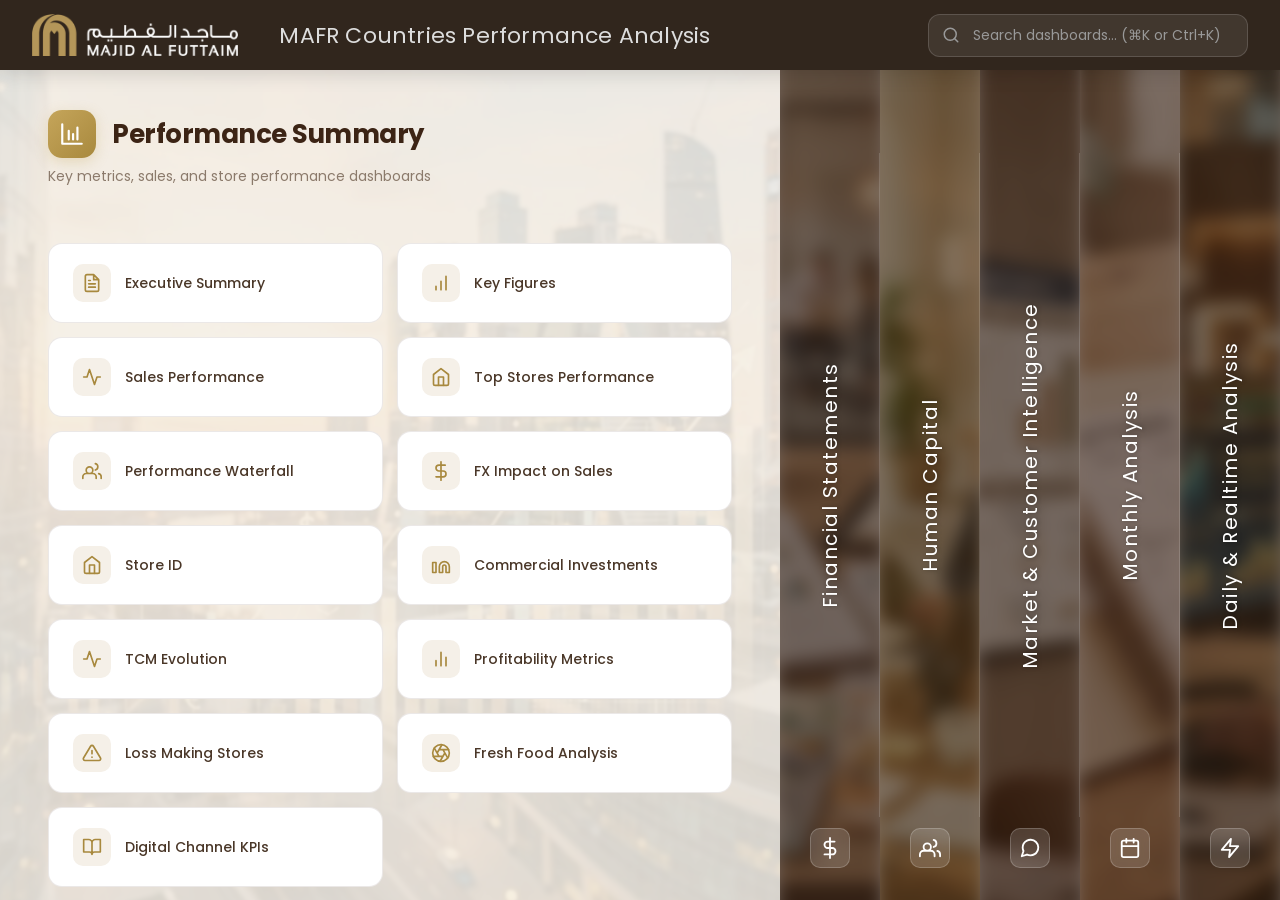
<file: index.html>
<!DOCTYPE html>
<html lang="en">

<head>
  <meta charset="UTF-8">
  <meta name="viewport" content="width=device-width, initial-scale=1.0">
  <title>MAFR Countries Performance Analysis</title>
  <meta name="description" content="MAFR Countries Performance Analysis - Dashboard Navigation Hub">
  <link rel="stylesheet" href="styles.css">
</head>

<body>

  <!-- ===== Header ===== -->
  <header class="header">
    <div class="header-left">
      <img src="img/MAF-logo.png" alt="MAF Logo" class="header-logo">
      <h1 class="header-title">MAFR Countries Performance Analysis</h1>
    </div>
    <div class="search-container">
      <svg class="search-icon" viewBox="0 0 24 24" width="18" height="18" fill="none" stroke="currentColor"
        stroke-width="2" stroke-linecap="round" stroke-linejoin="round">
        <circle cx="11" cy="11" r="8" />
        <line x1="21" y1="21" x2="16.65" y2="16.65" />
      </svg>
      <input type="text" id="searchInput" class="search-input" placeholder="Search dashboards... (⌘K or Ctrl+K)"
        autocomplete="off">
      <button id="searchClear" class="search-clear" aria-label="Clear search">✕</button>
    </div>
  </header>

  <!-- ===== Accordion ===== -->
  <main class="accordion-container">

    <!-- ── Section 1: Performance Summary ── -->
    <div class="accordion-section active" data-section="performance">
      <div class="section-bg" style="background-image: url('img/bg_performance.png')"></div>
      <div class="section-overlay-collapsed"></div>
      <div class="section-overlay-active"></div>

      <div class="collapsed-content">
        <div class="collapsed-icon">
          <svg viewBox="0 0 24 24">
            <path d="M3 3v18h18M9 17V9m4 8v-5m4 5V6" />
          </svg>
        </div>
        <span class="collapsed-title">Performance Summary</span>
      </div>

      <div class="expanded-content">
        <div class="section-header">
          <div class="section-icon">
            <svg viewBox="0 0 24 24">
              <path d="M3 3v18h18M9 17V9m4 8v-5m4 5V6" />
            </svg>
          </div>
          <h2 class="section-title">Performance Summary</h2>
        </div>
        <p class="section-subtitle">Key metrics, sales, and store performance dashboards</p>
        <div class="section-divider"></div>
        <div class="cards-grid">
          <a href="#" class="dashboard-card">
            <div class="card-icon"><svg viewBox="0 0 24 24">
                <path
                  d="M14 2H6a2 2 0 0 0-2 2v16a2 2 0 0 0 2 2h12a2 2 0 0 0 2-2V8l-6-6zM14 2v6h6M16 13H8m8 4H8m2-8H8" />
              </svg></div><span class="card-title">Executive Summary</span><span class="card-arrow"><img src="img/arrow.svg"
                alt=""></span>
          </a>
          <a href="#" class="dashboard-card">
            <div class="card-icon"><svg viewBox="0 0 24 24">
                <path d="M12 20V10m6 10V4M6 20v-4" />
              </svg></div><span class="card-title">Key Figures</span><span class="card-arrow"><img src="img/arrow.svg"
                alt=""></span>
          </a>
          <a href="#" class="dashboard-card">
            <div class="card-icon"><svg viewBox="0 0 24 24">
                <path d="M22 12h-4l-3 9L9 3l-3 9H2" />
              </svg></div><span class="card-title">Sales Performance</span><span class="card-arrow"><img src="img/arrow.svg"
                alt=""></span>
          </a>
          <a href="#" class="dashboard-card">
            <div class="card-icon"><svg viewBox="0 0 24 24">
                <path d="M3 9l9-7 9 7v11a2 2 0 0 1-2 2H5a2 2 0 0 1-2-2z" />
                <polyline points="9 22 9 12 15 12 15 22" />
              </svg></div><span class="card-title">Top Stores Performance</span><span class="card-arrow"><img
                src="img/arrow.svg" alt=""></span>
          </a>
          <a href="#" class="dashboard-card">
            <div class="card-icon"><svg viewBox="0 0 24 24">
                <path
                  d="M17 21v-2a4 4 0 0 0-4-4H5a4 4 0 0 0-4 4v2M23 21v-2a4 4 0 0 0-3-3.87M16 3.13a4 4 0 0 1 0 7.75M9 7a4 4 0 1 0 0 8 4 4 0 0 0 0-8z" />
              </svg></div><span class="card-title">Performance Waterfall</span><span class="card-arrow"><img
                src="img/arrow.svg" alt=""></span>
          </a>
          <a href="#" class="dashboard-card">
            <div class="card-icon"><svg viewBox="0 0 24 24">
                <path d="M12 1v22M17 5H9.5a3.5 3.5 0 0 0 0 7h5a3.5 3.5 0 0 1 0 7H6" />
              </svg></div><span class="card-title">FX Impact on Sales</span><span class="card-arrow"><img
                src="img/arrow.svg" alt=""></span>
          </a>
          <a href="#" class="dashboard-card">
            <div class="card-icon"><svg viewBox="0 0 24 24">
                <path d="M3 9l9-7 9 7v11a2 2 0 0 1-2 2H5a2 2 0 0 1-2-2z" />
                <polyline points="9 22 9 12 15 12 15 22" />
              </svg></div><span class="card-title">Store ID</span><span class="card-arrow"><img src="img/arrow.svg"
                alt=""></span>
          </a>
          <a href="#" class="dashboard-card">
            <div class="card-icon"><svg viewBox="0 0 24 24">
                <path d="M16 8a6 6 0 0 1 6 6v7h-4v-7a2 2 0 0 0-4 0v7h-4v-7a6 6 0 0 1 6-6zM2 9h4v12H2z" />
              </svg></div><span class="card-title">Commercial Investments</span><span class="card-arrow"><img
                src="img/arrow.svg" alt=""></span>
          </a>
          <a href="#" class="dashboard-card">
            <div class="card-icon"><svg viewBox="0 0 24 24">
                <path d="M22 12h-4l-3 9L9 3l-3 9H2" />
              </svg></div><span class="card-title">TCM Evolution</span><span class="card-arrow"><img src="img/arrow.svg"
                alt=""></span>
          </a>
          <a href="#" class="dashboard-card">
            <div class="card-icon"><svg viewBox="0 0 24 24">
                <path d="M18 20V10m-6 10V4M6 20v-6" />
              </svg></div><span class="card-title">Profitability Metrics</span><span class="card-arrow"><img
                src="img/arrow.svg" alt=""></span>
          </a>
          <a href="#" class="dashboard-card">
            <div class="card-icon"><svg viewBox="0 0 24 24">
                <path
                  d="M10.29 3.86L1.82 18a2 2 0 0 0 1.71 3h16.94a2 2 0 0 0 1.71-3L13.71 3.86a2 2 0 0 0-3.42 0zM12 9v4m0 4h.01" />
              </svg></div><span class="card-title">Loss Making Stores</span><span class="card-arrow"><img
                src="img/arrow.svg" alt=""></span>
          </a>
          <a href="#" class="dashboard-card">
            <div class="card-icon"><svg viewBox="0 0 24 24">
                <path d="M12 22c5.523 0 10-4.477 10-10S17.523 2 12 2 2 6.477 2 12s4.477 10 10 10z" />
                <path
                  d="M14.31 8l5.74 9.94M9.69 8h11.48M7.38 12l5.74-9.94M9.69 16L3.95 6.06M14.31 16H2.83M16.62 12l-5.74 9.94" />
              </svg></div><span class="card-title">Fresh Food Analysis</span><span class="card-arrow"><img
                src="img/arrow.svg" alt=""></span>
          </a>
          <a href="#" class="dashboard-card">
            <div class="card-icon"><svg viewBox="0 0 24 24">
                <path d="M2 3h6a4 4 0 0 1 4 4v14a3 3 0 0 0-3-3H2zM22 3h-6a4 4 0 0 0-4 4v14a3 3 0 0 1 3-3h7z" />
              </svg></div><span class="card-title">Digital Channel KPIs</span><span class="card-arrow"><img
                src="img/arrow.svg" alt=""></span>
          </a>
        </div>
      </div>
    </div>

    <!-- ── Section 2: Financial Statements ── -->
    <div class="accordion-section" data-section="financial">
      <div class="section-bg" style="background-image: url('img/bg_financial.png')"></div>
      <div class="section-overlay-collapsed"></div>
      <div class="section-overlay-active"></div>

      <div class="collapsed-content">
        <div class="collapsed-icon">
          <svg viewBox="0 0 24 24">
            <path d="M12 1v22M17 5H9.5a3.5 3.5 0 0 0 0 7h5a3.5 3.5 0 0 1 0 7H6" />
          </svg>
        </div>
        <span class="collapsed-title">Financial Statements</span>
      </div>

      <div class="expanded-content">
        <div class="section-header">
          <div class="section-icon">
            <svg viewBox="0 0 24 24">
              <path d="M12 1v22M17 5H9.5a3.5 3.5 0 0 0 0 7h5a3.5 3.5 0 0 1 0 7H6" />
            </svg>
          </div>
          <h2 class="section-title">Financial Statements</h2>
        </div>
        <p class="section-subtitle">P&L, balance sheet, and financial reporting dashboards</p>
        <div class="section-divider"></div>
        <div class="cards-grid">
          <a href="#" class="dashboard-card">
            <div class="card-icon"><svg viewBox="0 0 24 24">
                <path
                  d="M14 2H6a2 2 0 0 0-2 2v16a2 2 0 0 0 2 2h12a2 2 0 0 0 2-2V8l-6-6zM14 2v6h6M16 13H8m8 4H8m2-8H8" />
              </svg></div><span class="card-title">P&L Statement</span><span class="card-arrow"><img src="img/arrow.svg"
                alt=""></span>
          </a>
          <a href="#" class="dashboard-card">
            <div class="card-icon"><svg viewBox="0 0 24 24">
                <path d="M4 4h16c1.1 0 2 .9 2 2v12c0 1.1-.9 2-2 2H4c-1.1 0-2-.9-2-2V6c0-1.1.9-2 2-2z" />
                <polyline points="22,6 12,13 2,6" />
              </svg></div><span class="card-title">Balance Sheet</span><span class="card-arrow"><img src="img/arrow.svg"
                alt=""></span>
          </a>
          <a href="#" class="dashboard-card">
            <div class="card-icon"><svg viewBox="0 0 24 24">
                <path d="M22 12h-4l-3 9L9 3l-3 9H2" />
              </svg></div><span class="card-title">Cash Flow</span><span class="card-arrow"><img src="img/arrow.svg"
                alt=""></span>
          </a>
          <a href="#" class="dashboard-card">
            <div class="card-icon"><svg viewBox="0 0 24 24">
                <path d="M12 20V10m6 10V4M6 20v-4" />
              </svg></div><span class="card-title">Budget vs Actual</span><span class="card-arrow"><img src="img/arrow.svg"
                alt=""></span>
          </a>
        </div>
      </div>
    </div>

    <!-- ── Section 3: Human Capital ── -->
    <div class="accordion-section" data-section="human-capital">
      <div class="section-bg" style="background-image: url('img/bg_human_capital.png')"></div>
      <div class="section-overlay-collapsed"></div>
      <div class="section-overlay-active"></div>

      <div class="collapsed-content">
        <div class="collapsed-icon">
          <svg viewBox="0 0 24 24">
            <path
              d="M17 21v-2a4 4 0 0 0-4-4H5a4 4 0 0 0-4 4v2M9 7a4 4 0 1 0 0 8 4 4 0 0 0 0-8zM23 21v-2a4 4 0 0 0-3-3.87M16 3.13a4 4 0 0 1 0 7.75" />
          </svg>
        </div>
        <span class="collapsed-title">Human Capital</span>
      </div>

      <div class="expanded-content">
        <div class="section-header">
          <div class="section-icon">
            <svg viewBox="0 0 24 24">
              <path
                d="M17 21v-2a4 4 0 0 0-4-4H5a4 4 0 0 0-4 4v2M9 7a4 4 0 1 0 0 8 4 4 0 0 0 0-8zM23 21v-2a4 4 0 0 0-3-3.87M16 3.13a4 4 0 0 1 0 7.75" />
            </svg>
          </div>
          <h2 class="section-title">Human Capital</h2>
        </div>
        <p class="section-subtitle">Workforce analytics, attrition, talent, and training dashboards</p>
        <div class="section-divider"></div>
        <div class="cards-grid">
          <a href="#" class="dashboard-card">
            <div class="card-icon"><svg viewBox="0 0 24 24">
                <path d="M20 21v-2a4 4 0 0 0-4-4H8a4 4 0 0 0-4 4v2M12 3a4 4 0 1 0 0 8 4 4 0 0 0 0-8z" />
              </svg></div><span class="card-title">Headcount Analysis</span><span class="card-arrow"><img
                src="img/arrow.svg" alt=""></span>
          </a>
          <a href="#" class="dashboard-card">
            <div class="card-icon"><svg viewBox="0 0 24 24">
                <path d="M16 21v-2a4 4 0 0 0-4-4H5a4 4 0 0 0-4 4v2M8.56 3.44a5 5 0 0 1 0 7.12M18 8A6 6 0 0 1 6 8" />
              </svg></div><span class="card-title">Attrition Dashboard</span><span class="card-arrow"><img
                src="img/arrow.svg" alt=""></span>
          </a>
          <a href="#" class="dashboard-card">
            <div class="card-icon"><svg viewBox="0 0 24 24">
                <path d="M22 11.08V12a10 10 0 1 1-5.93-9.14" />
                <polyline points="22 4 12 14.01 9 11.01" />
              </svg></div><span class="card-title">Talent Pipeline</span><span class="card-arrow"><img src="img/arrow.svg"
                alt=""></span>
          </a>
          <a href="#" class="dashboard-card">
            <div class="card-icon"><svg viewBox="0 0 24 24">
                <path d="M2 3h6a4 4 0 0 1 4 4v14a3 3 0 0 0-3-3H2zM22 3h-6a4 4 0 0 0-4 4v14a3 3 0 0 1 3-3h7z" />
              </svg></div><span class="card-title">Training Metrics</span><span class="card-arrow"><img src="img/arrow.svg"
                alt=""></span>
          </a>
        </div>
      </div>
    </div>

    <!-- ── Section 4: Market & Customer Intelligence ── -->
    <div class="accordion-section" data-section="market">
      <div class="section-bg" style="background-image: url('img/bg_market.png')"></div>
      <div class="section-overlay-collapsed"></div>
      <div class="section-overlay-active"></div>

      <div class="collapsed-content">
        <div class="collapsed-icon">
          <svg viewBox="0 0 24 24">
            <path
              d="M21 11.5a8.38 8.38 0 0 1-.9 3.8 8.5 8.5 0 0 1-7.6 4.7 8.38 8.38 0 0 1-3.8-.9L3 21l1.9-5.7a8.38 8.38 0 0 1-.9-3.8 8.5 8.5 0 0 1 4.7-7.6 8.38 8.38 0 0 1 3.8-.9h.5a8.48 8.48 0 0 1 8 8v.5z" />
          </svg>
        </div>
        <span class="collapsed-title">Market & Customer Intelligence</span>
      </div>

      <div class="expanded-content">
        <div class="section-header">
          <div class="section-icon">
            <svg viewBox="0 0 24 24">
              <path
                d="M21 11.5a8.38 8.38 0 0 1-.9 3.8 8.5 8.5 0 0 1-7.6 4.7 8.38 8.38 0 0 1-3.8-.9L3 21l1.9-5.7a8.38 8.38 0 0 1-.9-3.8 8.5 8.5 0 0 1 4.7-7.6 8.38 8.38 0 0 1 3.8-.9h.5a8.48 8.48 0 0 1 8 8v.5z" />
            </svg>
          </div>
          <h2 class="section-title">Market & Customer Intelligence</h2>
        </div>
        <p class="section-subtitle">NPS, market share, customer insights, and marketing mix dashboards</p>
        <div class="section-divider"></div>
        <div class="cards-grid">
          <a href="#" class="dashboard-card">
            <div class="card-icon"><svg viewBox="0 0 24 24">
                <path d="M22 11.08V12a10 10 0 1 1-5.93-9.14" />
                <polyline points="22 4 12 14.01 9 11.01" />
              </svg></div><span class="card-title">NPS Performance</span><span class="card-arrow"><img src="img/arrow.svg"
                alt=""></span>
          </a>
          <a href="#" class="dashboard-card">
            <div class="card-icon"><svg viewBox="0 0 24 24">
                <path d="M18 20V10m-6 10V4M6 20v-6" />
              </svg></div><span class="card-title">Nielsen Market Share</span><span class="card-arrow"><img
                src="img/arrow.svg" alt=""></span>
          </a>
          <a href="#" class="dashboard-card">
            <div class="card-icon"><svg viewBox="0 0 24 24">
                <path d="M21 10c0 7-9 13-9 13s-9-6-9-13a9 9 0 0 1 18 0z" />
                <circle cx="12" cy="10" r="3" />
              </svg></div><span class="card-title">Dubai Zones Profiling</span><span class="card-arrow"><img
                src="img/arrow.svg" alt=""></span>
          </a>
          <a href="#" class="dashboard-card">
            <div class="card-icon"><svg viewBox="0 0 24 24">
                <path d="M12 20V10m6 10V4M6 20v-4" />
              </svg></div><span class="card-title">GFK Market Share</span><span class="card-arrow"><img src="img/arrow.svg"
                alt=""></span>
          </a>
          <a href="#" class="dashboard-card">
            <div class="card-icon"><svg viewBox="0 0 24 24">
                <path d="M20 21v-2a4 4 0 0 0-4-4H8a4 4 0 0 0-4 4v2M12 3a4 4 0 1 0 0 8 4 4 0 0 0 0-8z" />
              </svg></div><span class="card-title">Customers Insights</span><span class="card-arrow"><img
                src="img/arrow.svg" alt=""></span>
          </a>
          <a href="#" class="dashboard-card">
            <div class="card-icon"><svg viewBox="0 0 24 24">
                <path d="M22 12h-4l-3 9L9 3l-3 9H2" />
              </svg></div><span class="card-title">MMM CG & FFD</span><span class="card-arrow"><img src="img/arrow.svg"
                alt=""></span>
          </a>
          <a href="#" class="dashboard-card">
            <div class="card-icon"><svg viewBox="0 0 24 24">
                <path d="M22 11.08V12a10 10 0 1 1-5.93-9.14" />
                <polyline points="22 4 12 14.01 9 11.01" />
              </svg></div><span class="card-title">Top Down NPS</span><span class="card-arrow"><img src="img/arrow.svg"
                alt=""></span>
          </a>
          <a href="#" class="dashboard-card">
            <div class="card-icon"><svg viewBox="0 0 24 24">
                <path d="M12 1v22M17 5H9.5a3.5 3.5 0 0 0 0 7h5a3.5 3.5 0 0 1 0 7H6" />
              </svg></div><span class="card-title">MMM Total Sales</span><span class="card-arrow"><img src="img/arrow.svg"
                alt=""></span>
          </a>
        </div>
      </div>
    </div>

    <!-- ── Section 5: Monthly Analysis ── -->
    <div class="accordion-section" data-section="monthly">
      <div class="section-bg" style="background-image: url('img/bg_monthly.png')"></div>
      <div class="section-overlay-collapsed"></div>
      <div class="section-overlay-active"></div>

      <div class="collapsed-content">
        <div class="collapsed-icon">
          <svg viewBox="0 0 24 24">
            <path d="M19 4H5a2 2 0 0 0-2 2v14a2 2 0 0 0 2 2h14a2 2 0 0 0 2-2V6a2 2 0 0 0-2-2zM16 2v4M8 2v4M3 10h18" />
          </svg>
        </div>
        <span class="collapsed-title">Monthly Analysis</span>
      </div>

      <div class="expanded-content">
        <div class="section-header">
          <div class="section-icon">
            <svg viewBox="0 0 24 24">
              <path d="M19 4H5a2 2 0 0 0-2 2v14a2 2 0 0 0 2 2h14a2 2 0 0 0 2-2V6a2 2 0 0 0-2-2zM16 2v4M8 2v4M3 10h18" />
            </svg>
          </div>
          <h2 class="section-title">Monthly Analysis</h2>
        </div>
        <p class="section-subtitle">Monthly trends, year-over-year, and regional performance dashboards</p>
        <div class="section-divider"></div>
        <div class="cards-grid">
          <a href="#" class="dashboard-card">
            <div class="card-icon"><svg viewBox="0 0 24 24">
                <path d="M22 12h-4l-3 9L9 3l-3 9H2" />
              </svg></div><span class="card-title">Monthly Trends</span><span class="card-arrow"><img src="img/arrow.svg"
                alt=""></span>
          </a>
          <a href="#" class="dashboard-card">
            <div class="card-icon"><svg viewBox="0 0 24 24">
                <path d="M18 20V10m-6 10V4M6 20v-6" />
              </svg></div><span class="card-title">YoY Comparison</span><span class="card-arrow"><img src="img/arrow.svg"
                alt=""></span>
          </a>
          <a href="#" class="dashboard-card">
            <div class="card-icon"><svg viewBox="0 0 24 24">
                <path d="M12 22c5.523 0 10-4.477 10-10S17.523 2 12 2 2 6.477 2 12s4.477 10 10 10z" />
                <polyline points="12 6 12 12 16 14" />
              </svg></div><span class="card-title">Seasonal Patterns</span><span class="card-arrow"><img src="img/arrow.svg"
                alt=""></span>
          </a>
          <a href="#" class="dashboard-card">
            <div class="card-icon"><svg viewBox="0 0 24 24">
                <path d="M21 10c0 7-9 13-9 13s-9-6-9-13a9 9 0 0 1 18 0z" />
                <circle cx="12" cy="10" r="3" />
              </svg></div><span class="card-title">Regional Breakdown</span><span class="card-arrow"><img
                src="img/arrow.svg" alt=""></span>
          </a>
        </div>
      </div>
    </div>

    <!-- ── Section 6: Daily & Realtime Analysis ── -->
    <div class="accordion-section" data-section="realtime">
      <div class="section-bg" style="background-image: url('img/bg_realtime.png')"></div>
      <div class="section-overlay-collapsed"></div>
      <div class="section-overlay-active"></div>

      <div class="collapsed-content">
        <div class="collapsed-icon">
          <svg viewBox="0 0 24 24">
            <path d="M13 2L3 14h9l-1 8 10-12h-9l1-8z" />
          </svg>
        </div>
        <span class="collapsed-title">Daily & Realtime Analysis</span>
      </div>

      <div class="expanded-content">
        <div class="section-header">
          <div class="section-icon">
            <svg viewBox="0 0 24 24">
              <path d="M13 2L3 14h9l-1 8 10-12h-9l1-8z" />
            </svg>
          </div>
          <h2 class="section-title">Daily & Realtime Analysis</h2>
        </div>
        <p class="section-subtitle">Live sales, stock, operations, and e-commerce monitoring dashboards</p>
        <div class="section-divider"></div>
        <div class="cards-grid">
          <a href="#" class="dashboard-card">
            <div class="card-icon"><svg viewBox="0 0 24 24">
                <path d="M12 22c5.523 0 10-4.477 10-10S17.523 2 12 2 2 6.477 2 12s4.477 10 10 10z" />
                <polyline points="12 6 12 12 16 14" />
              </svg></div><span class="card-title">Real Time Total Sales</span><span class="card-arrow"><img
                src="img/arrow.svg" alt=""></span>
          </a>
          <a href="#" class="dashboard-card">
            <div class="card-icon"><svg viewBox="0 0 24 24">
                <path
                  d="M19 4H5a2 2 0 0 0-2 2v14a2 2 0 0 0 2 2h14a2 2 0 0 0 2-2V6a2 2 0 0 0-2-2zM16 2v4M8 2v4M3 10h18" />
              </svg></div><span class="card-title">Total Sales As of Yesterday</span><span class="card-arrow"><img
                src="img/arrow.svg" alt=""></span>
          </a>
          <a href="#" class="dashboard-card">
            <div class="card-icon"><svg viewBox="0 0 24 24">
                <path d="M20.59 13.41l-7.17 7.17a2 2 0 0 1-2.83 0L2 12V2h10l8.59 8.59a2 2 0 0 1 0 2.82z" />
                <line x1="7" y1="7" x2="7.01" y2="7" />
              </svg></div><span class="card-title">Real Time Promo Sales</span><span class="card-arrow"><img
                src="img/arrow.svg" alt=""></span>
          </a>
          <a href="#" class="dashboard-card">
            <div class="card-icon"><svg viewBox="0 0 24 24">
                <path
                  d="M21 16V8a2 2 0 0 0-1-1.73l-7-4a2 2 0 0 0-2 0l-7 4A2 2 0 0 0 3 8v8a2 2 0 0 0 1 1.73l7 4a2 2 0 0 0 2 0l7-4A2 2 0 0 0 21 16z" />
              </svg></div><span class="card-title">Real Time Stock</span><span class="card-arrow"><img src="img/arrow.svg"
                alt=""></span>
          </a>
          <a href="#" class="dashboard-card">
            <div class="card-icon"><svg viewBox="0 0 24 24">
                <path d="M22 11.08V12a10 10 0 1 1-5.93-9.14" />
                <polyline points="22 4 12 14.01 9 11.01" />
              </svg></div><span class="card-title">Daily Ops Performance</span><span class="card-arrow"><img
                src="img/arrow.svg" alt=""></span>
          </a>
          <a href="#" class="dashboard-card">
            <div class="card-icon"><svg viewBox="0 0 24 24">
                <path d="M20.59 13.41l-7.17 7.17a2 2 0 0 1-2.83 0L2 12V2h10l8.59 8.59a2 2 0 0 1 0 2.82z" />
                <line x1="7" y1="7" x2="7.01" y2="7" />
              </svg></div><span class="card-title">Private Brand Daily Ops</span><span class="card-arrow"><img
                src="img/arrow.svg" alt=""></span>
          </a>
          <a href="#" class="dashboard-card">
            <div class="card-icon"><svg viewBox="0 0 24 24">
                <path
                  d="M10.29 3.86L1.82 18a2 2 0 0 0 1.71 3h16.94a2 2 0 0 0 1.71-3L13.71 3.86a2 2 0 0 0-3.42 0zM12 9v4m0 4h.01" />
              </svg></div><span class="card-title">War on Waste</span><span class="card-arrow"><img src="img/arrow.svg"
                alt=""></span>
          </a>
          <a href="#" class="dashboard-card">
            <div class="card-icon"><svg viewBox="0 0 24 24">
                <path d="M6 2L3 6v14a2 2 0 0 0 2 2h14a2 2 0 0 0 2-2V6l-3-4zM3 6h18M16 10a4 4 0 0 1-8 0" />
              </svg></div><span class="card-title">ECommerce Analysis</span><span class="card-arrow"><img
                src="img/arrow.svg" alt=""></span>
          </a>
          <a href="#" class="dashboard-card">
            <div class="card-icon"><svg viewBox="0 0 24 24">
                <path d="M20.59 13.41l-7.17 7.17a2 2 0 0 1-2.83 0L2 12V2h10l8.59 8.59a2 2 0 0 1 0 2.82z" />
                <line x1="7" y1="7" x2="7.01" y2="7" />
              </svg></div><span class="card-title">Promo Analysis</span><span class="card-arrow"><img src="img/arrow.svg"
                alt=""></span>
          </a>
        </div>
      </div>
    </div>

  </main>

  <!-- Search Results Toast -->
  <div id="resultsCount" class="search-results-count"></div>

  <script src="script.js"></script>
</body>

</html>
</file>
<file: styles.css>
/* ===== MAF Navigation Landing Page ===== */
/* Google Font - Poppins */
@import url('https://fonts.googleapis.com/css2?family=Poppins:wght@300;400;500;600;700;800&display=swap');

/* ===== Design Tokens ===== */
:root {
  --color-primary-brown: #3C2415;
  --color-primary-dark: #2A1A0E;
  --color-gold: #C5A55A;
  --color-gold-light: #D4BA7A;
  --color-gold-dark: #A8893E;
  --color-cream: #F5F0E8;
  --color-cream-light: #FAF7F2;
  --color-white: #FFFFFF;
  --color-body-text: #4A3728;
  --color-text-light: #8B7A6B;
  --color-border: rgba(60, 36, 21, 0.1);
  --color-card-shadow: rgba(60, 36, 21, 0.08);
  --color-overlay-collapsed: rgba(60, 36, 21, 0.55);
  --color-overlay-active: rgba(245, 240, 232, 0.88);

  --font-family: 'Poppins', sans-serif;
  --transition-speed: 0.6s;
  --transition-ease: cubic-bezier(0.4, 0, 0.2, 1);

  --header-height: 70px;
  --collapsed-width: 100px;
}

/* ===== Reset & Base ===== */
*,
*::before,
*::after {
  margin: 0;
  padding: 0;
  box-sizing: border-box;
}

html,
body {
  height: 100%;
  overflow: hidden;
  font-family: var(--font-family);
  background: var(--color-cream);
  color: var(--color-body-text);
}

/* ===== Header ===== */
.header {
  position: fixed;
  top: 0;
  left: 0;
  right: 0;
  height: var(--header-height);
  background: #31261d;
  border-bottom: none;
  display: flex;
  align-items: center;
  justify-content: space-between;
  padding: 0 32px;
  z-index: 100;
  box-shadow: 0 2px 20px rgba(0, 0, 0, 0.15);
}

.header-left {
  display: flex;
  align-items: center;
  gap: 16px;
}

.header-logo {
  height: 42px;
  width: auto;
}

.header-title {
  font-size: 22px;
  font-weight: 400;
  color: #DDD;
  letter-spacing: 0.2px;
  margin-left: 25px;
}

.header-title span {
  font-weight: 300;
  color: #999;
}

/* ===== Search ===== */
.search-container {
  position: relative;
  width: 320px;
}

.search-input {
  width: 100%;
  padding: 10px 16px 10px 44px;
  border: 1.5px solid rgba(255, 255, 255, 0.15);
  border-radius: 12px;
  background: rgba(255, 255, 255, 0.08);
  font-family: var(--font-family);
  font-size: 14px;
  color: #EEE;
  outline: none;
  transition: all 0.3s ease;
}

.search-input::placeholder {
  color: #999;
}

.search-input:focus {
  border-color: var(--color-gold);
  background: rgba(255, 255, 255, 0.12);
  box-shadow: 0 0 0 3px rgba(197, 165, 90, 0.15);
}

.search-icon {
  position: absolute;
  left: 14px;
  top: 50%;
  transform: translateY(-50%);
  color: #999;
  font-size: 18px;
  pointer-events: none;
}

.search-clear {
  position: absolute;
  right: 12px;
  top: 50%;
  transform: translateY(-50%);
  background: none;
  border: none;
  color: #999;
  cursor: pointer;
  font-size: 16px;
  display: none;
  padding: 4px;
  border-radius: 50%;
  transition: all 0.2s;
}

.search-clear:hover {
  background: rgba(255, 255, 255, 0.1);
  color: #EEE;
}

.search-clear.visible {
  display: flex;
}

/* ===== Accordion Container ===== */
.accordion-container {
  display: flex;
  height: calc(100vh - var(--header-height));
  margin-top: var(--header-height);
  overflow: hidden;
}

/* ===== Accordion Section ===== */
.accordion-section {
  position: relative;
  flex: 0 0 var(--collapsed-width);
  height: 100%;
  overflow: hidden;
  cursor: pointer;
  transition: flex var(--transition-speed) var(--transition-ease);
}

.accordion-section.active {
  flex: 1 1 0;
  cursor: default;
}

/* Background Image */
.section-bg {
  position: absolute;
  inset: 0;
  background-size: cover;
  background-position: center;
  filter: blur(8px);
  transform: scale(1.05);
  transition: transform 0.8s var(--transition-ease), filter 0.5s ease;
}

.accordion-section:hover:not(.active) .section-bg {
  transform: scale(1.1);
  filter: blur(2px);
}

.accordion-section.active .section-bg {
  filter: blur(1px);
}

/* Overlays — unique brown shade per section */
.section-overlay-collapsed {
  position: absolute;
  inset: 0;
  background: rgba(60, 36, 21, 0.6);
  transition: opacity var(--transition-speed) var(--transition-ease);
  z-index: 1;
}

/* Unique overlay shades for each section */
.accordion-section[data-section="performance"] .section-overlay-collapsed {
  background: rgba(80, 40, 15, 0.65);
}

.accordion-section[data-section="financial"] .section-overlay-collapsed {
  background: rgba(55, 35, 25, 0.65);
}

.accordion-section[data-section="human-capital"] .section-overlay-collapsed {
  background: rgba(70, 45, 20, 0.65);
}

.accordion-section[data-section="market"] .section-overlay-collapsed {
  background: rgba(50, 30, 20, 0.65);
}

.accordion-section[data-section="monthly"] .section-overlay-collapsed {
  background: rgba(65, 40, 30, 0.65);
}

.accordion-section[data-section="realtime"] .section-overlay-collapsed {
  background: rgba(45, 28, 18, 0.65);
}

.accordion-section.active .section-overlay-collapsed {
  opacity: 0;
  pointer-events: none;
}

.section-overlay-active {
  position: absolute;
  inset: 0;
  background: var(--color-overlay-active);
  opacity: 0;
  transition: opacity var(--transition-speed) var(--transition-ease);
  z-index: 1;
}

.accordion-section.active .section-overlay-active {
  opacity: 1;
}

/* ===== Collapsed State ===== */
.collapsed-content {
  position: absolute;
  inset: 0;
  z-index: 2;
  display: flex;
  flex-direction: column;
  align-items: center;
  justify-content: center;
  transition: opacity 0.3s ease;
}

.accordion-section.active .collapsed-content {
  opacity: 0;
  pointer-events: none;
}

.collapsed-icon {
  position: absolute;
  bottom: 32px;
  left: 50%;
  transform: translateX(-50%);
  width: 40px;
  height: 40px;
  display: flex;
  align-items: center;
  justify-content: center;
  background: rgba(255, 255, 255, 0.15);
  border-radius: 10px;
  backdrop-filter: blur(4px);
  border: 1px solid rgba(255, 255, 255, 0.2);
}

.collapsed-icon svg {
  width: 22px;
  height: 22px;
  fill: none;
  stroke: var(--color-white);
  stroke-width: 2;
  stroke-linecap: round;
  stroke-linejoin: round;
}

.collapsed-title {
  writing-mode: vertical-rl;
  text-orientation: mixed;
  transform: rotate(180deg);
  font-size: 20px;
  font-weight: 400;
  color: var(--color-white);
  letter-spacing: 1.5px;
  text-transform: capitalize;
  white-space: nowrap;
  text-shadow: 0 1px 4px rgba(0, 0, 0, 0.3);
}

/* Divider between collapsed sections */
.accordion-section:not(:last-child)::after {
  content: '';
  position: absolute;
  right: 0;
  top: 10%;
  bottom: 10%;
  width: 1px;
  background: rgba(255, 255, 255, 0.15);
  z-index: 3;
  transition: opacity var(--transition-speed) var(--transition-ease);
}

.accordion-section.active::after {
  opacity: 0;
}

/* ===== Active / Expanded State ===== */
.expanded-content {
  position: absolute;
  inset: 0;
  z-index: 2;
  padding: 40px 48px;
  display: flex;
  flex-direction: column;
  opacity: 0;
  transform: translateY(12px);
  transition: opacity 0.5s ease 0.2s, transform 0.5s ease 0.2s;
  overflow-y: auto;
  pointer-events: none;
}

.accordion-section.active .expanded-content {
  opacity: 1;
  transform: translateY(0);
  pointer-events: auto;
}

/* Custom scrollbar */
.expanded-content::-webkit-scrollbar {
  width: 6px;
}

.expanded-content::-webkit-scrollbar-track {
  background: transparent;
}

.expanded-content::-webkit-scrollbar-thumb {
  background: var(--color-gold-light);
  border-radius: 3px;
}

/* Section Header */
.section-header {
  display: flex;
  align-items: center;
  gap: 16px;
  margin-bottom: 8px;
}

.section-icon {
  width: 48px;
  height: 48px;
  display: flex;
  align-items: center;
  justify-content: center;
  background: linear-gradient(135deg, var(--color-gold), var(--color-gold-dark));
  border-radius: 14px;
  box-shadow: 0 4px 14px rgba(197, 165, 90, 0.3);
}

.section-icon svg {
  width: 26px;
  height: 26px;
  fill: none;
  stroke: var(--color-white);
  stroke-width: 2;
  stroke-linecap: round;
  stroke-linejoin: round;
}

.section-title {
  font-size: 26px;
  font-weight: 700;
  color: var(--color-primary-brown);
  letter-spacing: -0.5px;
}

.section-subtitle {
  font-size: 14px;
  font-weight: 400;
  color: var(--color-text-light);
  margin-bottom: 28px;
}

.section-divider {
  width: 60px;
  height: 3px;
  background: linear-gradient(90deg, var(--color-gold), transparent);
  border-radius: 2px;
  margin-bottom: 28px;
}

/* ===== Cards Grid ===== */
.cards-grid {
  display: grid;
  grid-template-columns: repeat(auto-fill, minmax(220px, 1fr));
  gap: 14px;
  align-content: start;
}

/* ===== Dashboard Card ===== */
.dashboard-card {
  position: relative;
  background: var(--color-white);
  border: 1px solid var(--color-border);
  border-radius: 14px;
  padding: 20px 20px 20px 24px;
  cursor: pointer;
  transition: all 0.3s ease;
  display: flex;
  align-items: center;
  gap: 14px;
  text-decoration: none;
  color: var(--color-body-text);
  overflow: hidden;
}

.dashboard-card::before {
  content: '';
  position: absolute;
  left: 0;
  top: 0;
  bottom: 0;
  width: 4px;
  background: var(--color-gold);
  border-radius: 0 2px 2px 0;
  transform: scaleY(0);
  transition: transform 0.3s var(--transition-ease);
}

.dashboard-card:hover {
  transform: translateY(-3px);
  box-shadow: 0 8px 30px var(--color-card-shadow);
  border-color: var(--color-gold-light);
}

.dashboard-card:hover::before {
  transform: scaleY(1);
}

.card-icon {
  width: 38px;
  height: 38px;
  min-width: 38px;
  display: flex;
  align-items: center;
  justify-content: center;
  background: var(--color-cream);
  border-radius: 10px;
  transition: all 0.3s ease;
}

.dashboard-card:hover .card-icon {
  background: linear-gradient(135deg, var(--color-gold), var(--color-gold-dark));
}

.card-icon svg {
  width: 20px;
  height: 20px;
  fill: none;
  stroke: var(--color-gold-dark);
  stroke-width: 2;
  stroke-linecap: round;
  stroke-linejoin: round;
  transition: stroke 0.3s ease;
}

.dashboard-card:hover .card-icon svg {
  stroke: var(--color-white);
}

.card-title {
  font-size: 14px;
  font-weight: 500;
  line-height: 1.3;
  color: var(--color-body-text);
}

.card-arrow {
  margin-left: auto;
  opacity: 0;
  transform: translateX(-6px);
  transition: all 0.3s ease;
  min-width: 24px;
  height: 13px;
  display: flex;
  align-items: center;
}

.card-arrow img {
  width: 24px;
  height: auto;
}

.dashboard-card:hover .card-arrow {
  opacity: 1;
  transform: translateX(0);
}

/* ===== Card hidden by search ===== */
.dashboard-card.hidden {
  display: none;
}

/* ===== Card highlight from search ===== */
.dashboard-card.search-match {
  border-color: var(--color-gold);
  box-shadow: 0 0 0 2px rgba(197, 165, 90, 0.2);
}

/* ===== Section with no matches ===== */
.accordion-section.no-match .collapsed-content {
  opacity: 0.35;
}

/* ===== Search Results Count ===== */
.search-results-count {
  position: fixed;
  bottom: 24px;
  left: 50%;
  transform: translateX(-50%) translateY(60px);
  background: var(--color-primary-brown);
  color: var(--color-white);
  padding: 10px 24px;
  border-radius: 50px;
  font-size: 13px;
  font-weight: 500;
  z-index: 200;
  opacity: 0;
  transition: all 0.4s var(--transition-ease);
  pointer-events: none;
  box-shadow: 0 8px 30px rgba(60, 36, 21, 0.2);
}

.search-results-count.visible {
  opacity: 1;
  transform: translateX(-50%) translateY(0);
}

/* ===== Hover strip indicator ===== */
.accordion-section:not(.active):hover {
  flex-basis: 140px;
}

.accordion-section:not(.active):hover .collapsed-icon {
  background: rgba(255, 255, 255, 0.25);
}

/* ===== Responsive ===== */
@media (max-width: 768px) {
  .header {
    padding: 0 16px;
  }

  .header-title {
    font-size: 14px;
  }

  .header-title span {
    display: none;
  }

  .search-container {
    width: 200px;
  }

  .accordion-container {
    flex-direction: column;
  }

  .accordion-section {
    flex: 0 0 60px;
  }

  .accordion-section.active {
    flex: 1 1 0;
  }

  .accordion-section:not(.active):hover {
    flex-basis: 70px;
  }

  .collapsed-content {
    flex-direction: row;
    gap: 12px;
  }

  .collapsed-title {
    writing-mode: horizontal-tb;
    transform: none;
    font-size: 12px;
  }

  .accordion-section:not(:last-child)::after {
    right: 10%;
    left: 10%;
    top: auto;
    bottom: 0;
    width: auto;
    height: 1px;
  }

  .expanded-content {
    padding: 24px;
  }

  .cards-grid {
    grid-template-columns: 1fr;
  }

  .section-title {
    font-size: 20px;
  }
}

/* ===== Animations ===== */
@keyframes fadeInUp {
  from {
    opacity: 0;
    transform: translateY(16px);
  }

  to {
    opacity: 1;
    transform: translateY(0);
  }
}

.accordion-section.active .dashboard-card {
  animation: fadeInUp 0.4s ease forwards;
}

.accordion-section.active .dashboard-card:nth-child(1) {
  animation-delay: 0.05s;
}

.accordion-section.active .dashboard-card:nth-child(2) {
  animation-delay: 0.08s;
}

.accordion-section.active .dashboard-card:nth-child(3) {
  animation-delay: 0.11s;
}

.accordion-section.active .dashboard-card:nth-child(4) {
  animation-delay: 0.14s;
}

.accordion-section.active .dashboard-card:nth-child(5) {
  animation-delay: 0.17s;
}

.accordion-section.active .dashboard-card:nth-child(6) {
  animation-delay: 0.20s;
}

.accordion-section.active .dashboard-card:nth-child(7) {
  animation-delay: 0.23s;
}

.accordion-section.active .dashboard-card:nth-child(8) {
  animation-delay: 0.26s;
}

.accordion-section.active .dashboard-card:nth-child(9) {
  animation-delay: 0.29s;
}

.accordion-section.active .dashboard-card:nth-child(10) {
  animation-delay: 0.32s;
}

.accordion-section.active .dashboard-card:nth-child(11) {
  animation-delay: 0.35s;
}

.accordion-section.active .dashboard-card:nth-child(12) {
  animation-delay: 0.38s;
}

.accordion-section.active .dashboard-card:nth-child(13) {
  animation-delay: 0.41s;
}

.accordion-section.active .dashboard-card:nth-child(14) {
  animation-delay: 0.44s;
}

.accordion-section.active .dashboard-card:nth-child(15) {
  animation-delay: 0.47s;
}
</file>
